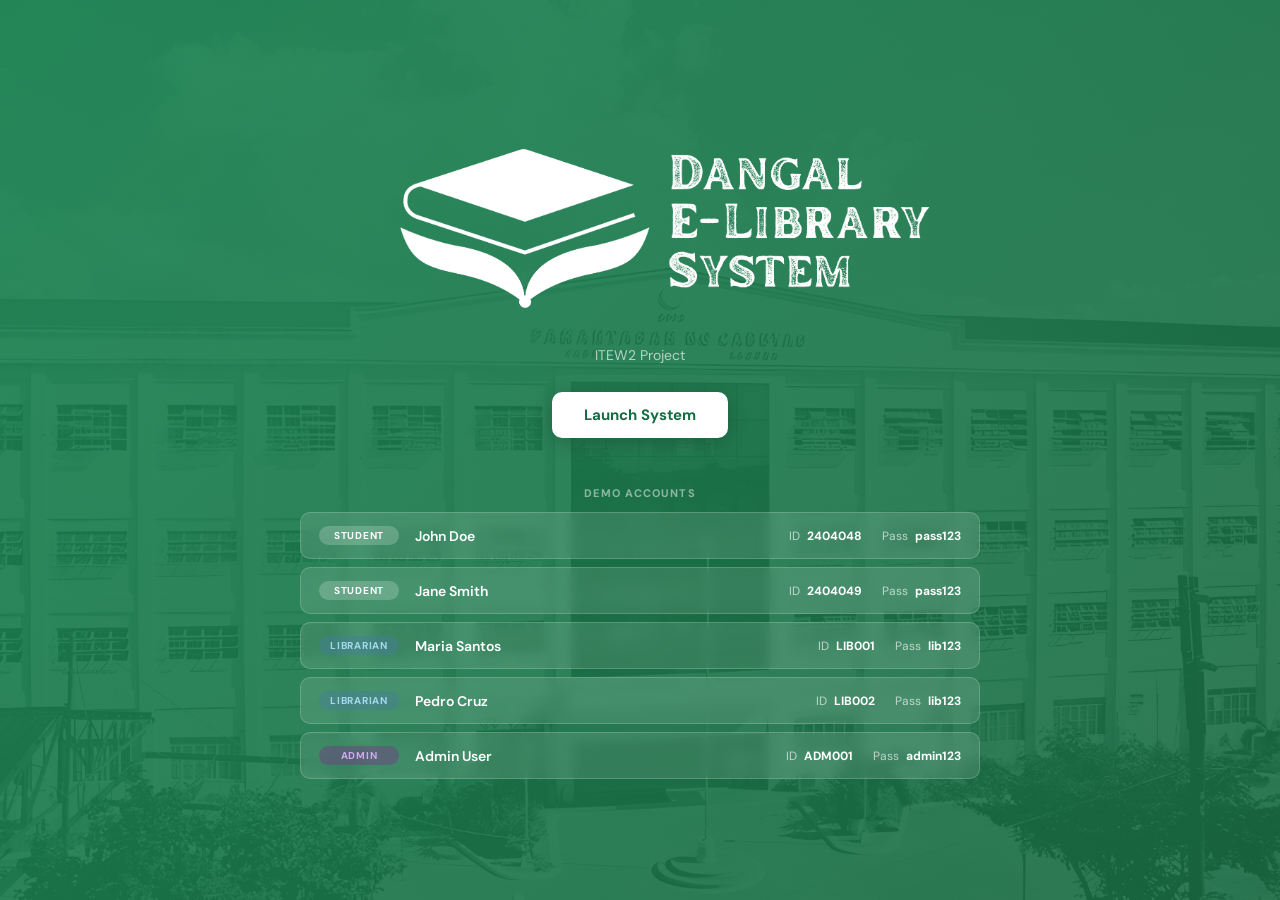
<file: index.html>
<!DOCTYPE html>
<html lang="en">
<head>
  <meta charset="UTF-8"/>
  <meta name="viewport" content="width=device-width, initial-scale=1.0"/>
  <title>Dangal E-Library System</title>
  <link href="styles.css" rel="stylesheet">
</head>
<body class="index-page">

  <div class="index-hero">
    <img src="Dangal_E_Library System.png" alt="Dangal E-Library System" style="height:200px;filter:brightness(0) invert(1);">
    <p>ITEW2 Project</p>
    <a href="login.html" class="btn-launch">Launch System</a>
  </div>

  <div class="index-accounts">
    <p class="accounts-label">Demo Accounts</p>
    <div class="index-cards">

      <div class="index-card">
        <span class="index-role-badge index-badge-s">Student</span>
        <span class="index-card-name">John Doe</span>
        <div class="index-creds">
          <span class="index-cred">ID <strong>2404048</strong></span>
          <span class="index-cred">Pass <strong>pass123</strong></span>
        </div>
      </div>

      <div class="index-card">
        <span class="index-role-badge index-badge-s">Student</span>
        <span class="index-card-name">Jane Smith</span>
        <div class="index-creds">
          <span class="index-cred">ID <strong>2404049</strong></span>
          <span class="index-cred">Pass <strong>pass123</strong></span>
        </div>
      </div>

      <div class="index-card">
        <span class="index-role-badge index-badge-l">Librarian</span>
        <span class="index-card-name">Maria Santos</span>
        <div class="index-creds">
          <span class="index-cred">ID <strong>LIB001</strong></span>
          <span class="index-cred">Pass <strong>lib123</strong></span>
        </div>
      </div>

      <div class="index-card">
        <span class="index-role-badge index-badge-l">Librarian</span>
        <span class="index-card-name">Pedro Cruz</span>
        <div class="index-creds">
          <span class="index-cred">ID <strong>LIB002</strong></span>
          <span class="index-cred">Pass <strong>lib123</strong></span>
        </div>
      </div>

      <div class="index-card">
        <span class="index-role-badge index-badge-a">Admin</span>
        <span class="index-card-name">Admin User</span>
        <div class="index-creds">
          <span class="index-cred">ID <strong>ADM001</strong></span>
          <span class="index-cred">Pass <strong>admin123</strong></span>
        </div>
      </div>

    </div>
  </div>

</body>
</html>
</file>
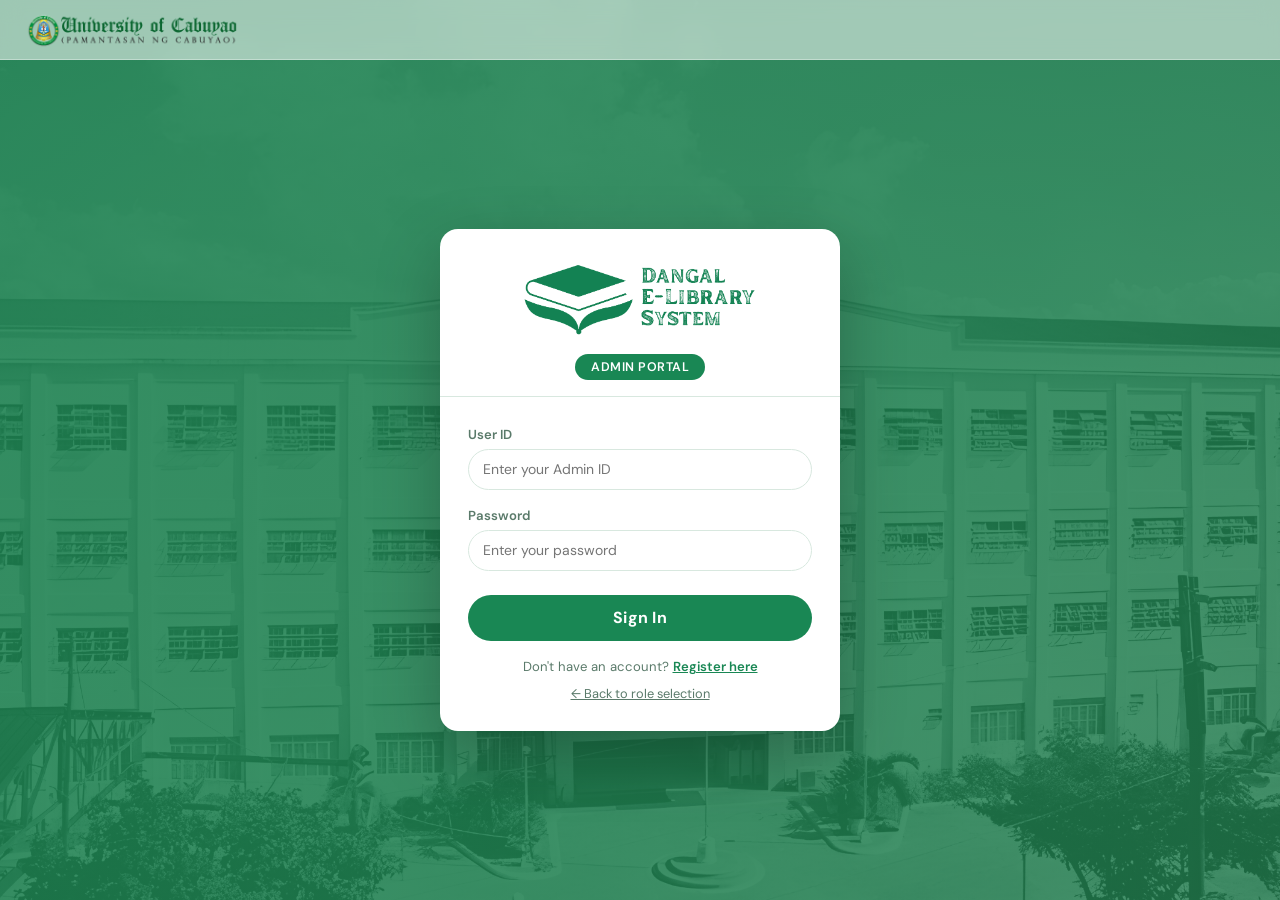
<file: admin_login.html>
<!DOCTYPE html>
<html lang="en">

<head>
  <meta charset="UTF-8">
  <meta name="viewport" content="width=device-width, initial-scale=1.0">
  <title>Dangal E-Library — Admin Login</title>
  <link href="https://cdn.jsdelivr.net/npm/bootstrap@5.3.3/dist/css/bootstrap.min.css" rel="stylesheet">
  <link href="styles.css" rel="stylesheet">
</head>

<body class="login-page">

  <nav class="login-navbar">
    <img src="pnc-header-2.png" alt="PNC">
  </nav>

  <div class="login-card">
    <div class="login-card-header">
      <img src="Dangal_E_Library System.png" alt="Dangal E-Library System" class="system-logo">
      <div class="role-tag">Admin Portal</div>
    </div>
    <div class="login-card-body">
      <div class="mb-3">
        <label class="form-label">User ID</label>
        <input type="text" id="adminId" class="els-input" placeholder="Enter your Admin ID">
      </div>
      <div class="mb-4">
        <label class="form-label">Password</label>
        <input type="password" id="adminPass" class="els-input" placeholder="Enter your password">
      </div>
      <button type="button" class="login-btn">Sign In</button>
      <p class="text-center mt-3 mb-0" style="font-size:.82rem;color:var(--text-muted)">
        Don't have an account?
        <a href="#" class="signup-link fw-semibold" style="color:var(--green-800)">Register here</a>
      </p>
      <p class="text-center mt-2 mb-0" style="font-size:.8rem">
        <a href="login.html" style="color:var(--text-muted)">← Back to role selection</a>
      </p>
    </div>
  </div>

  <script src="https://cdn.jsdelivr.net/npm/bootstrap@5.3.3/dist/js/bootstrap.bundle.min.js"></script>
  <script src="https://code.jquery.com/jquery-3.7.1.min.js"></script>
  <script src="icons.js"></script>
  <script src="storage.js"></script>
  <script src="models.js"></script>
  <script src="userManager.js"></script>
  <script src="bookManager.js"></script>
  <script src="transactionManager.js"></script>
  <script src="utils.js"></script>
  <script src="login.js"></script>
  <script src="dashboard.js"></script>
  <script src="profile.js"></script>
  <script src="reports.js"></script>
  <script src="app.js"></script>
</body>

</html>
</file>
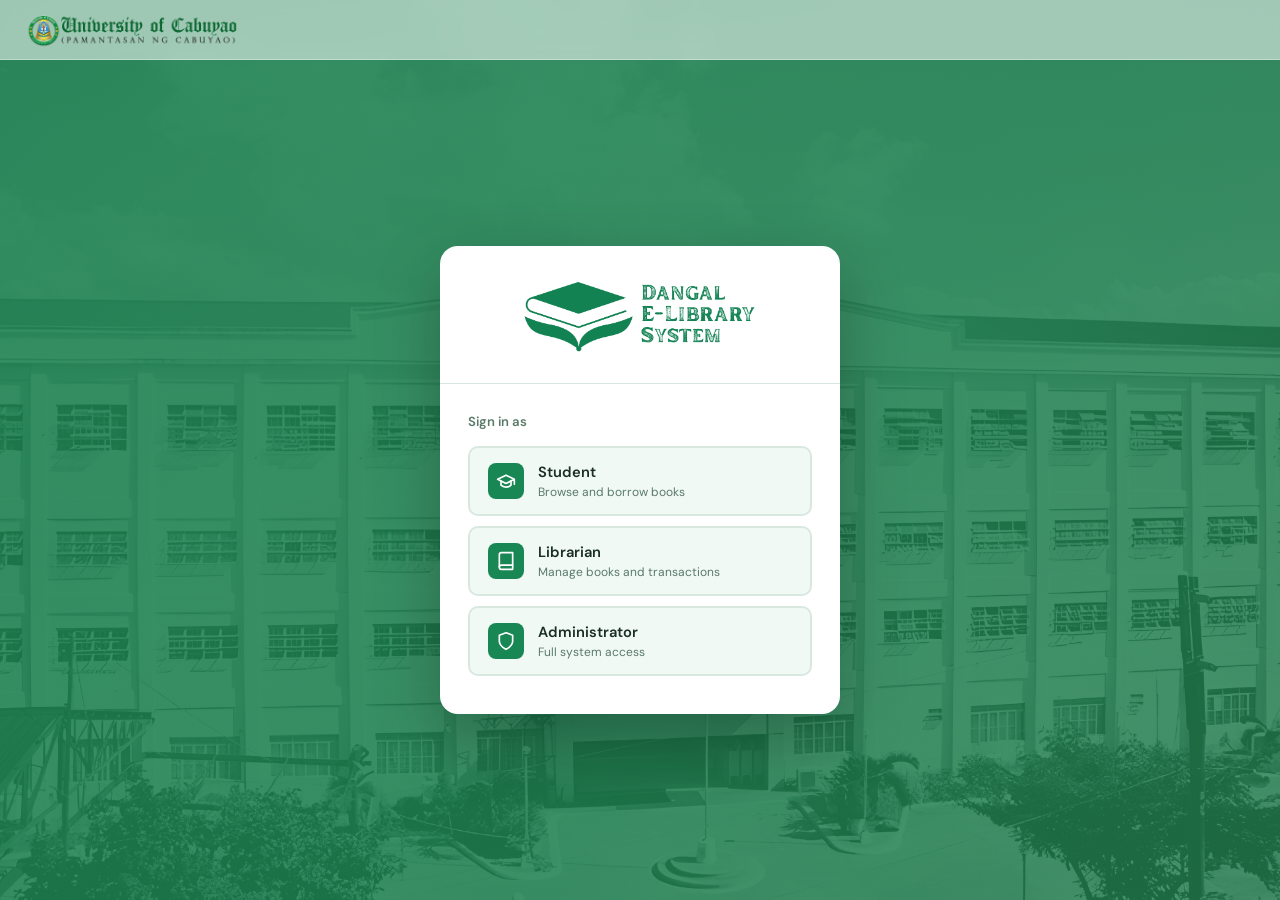
<file: dashboard.html>
<!DOCTYPE html>
<html lang="en">

<head>
  <meta charset="UTF-8">
  <meta name="viewport" content="width=device-width, initial-scale=1.0">
  <title>Dangal E-Library — Dashboard</title>
  <link href="https://cdn.jsdelivr.net/npm/bootstrap@5.3.3/dist/css/bootstrap.min.css" rel="stylesheet">
  <link href="styles.css" rel="stylesheet">
</head>

<body>

  <!-- Sidebar overlay for mobile -->
  <div class="sidebar-overlay" id="sidebarOverlay"></div>

  <!-- Navbar -->
  <nav class="els-nav">
    <button class="sidebar-toggle" id="sidebarToggle" aria-label="Menu">
      <svg viewBox="0 0 24 24" fill="none" stroke="currentColor" stroke-width="2" stroke-linecap="round"
        stroke-linejoin="round">
        <line x1="3" y1="6" x2="21" y2="6" />
        <line x1="3" y1="12" x2="21" y2="12" />
        <line x1="3" y1="18" x2="21" y2="18" />
      </svg>
    </button>
    <a href="dashboard.html" class="brand brand-center">
      <div class="brand-logo brand-logo-gray">
        <img src="Logo.png" alt="Logo">
      </div>
    </a>
    <div class="nav-actions">
      <span class="nav-user">
        <span class="user-name">—</span> &middot; <span class="user-role">—</span>
      </span>
      <button class="els-btn-nav-out" id="logoutBtn">Sign Out</button>
    </div>
  </nav>

  <div class="dashboard-layout">

    <!-- Sidebar -->
    <aside class="sidebar">
      <div class="sidebar-user">
        <div class="sidebar-avatar" id="sidebar-avatar-icon"></div>
        <div class="u-name user-name">—</div>
        <div class="u-role user-role">—</div>
        <div class="u-id user-id">—</div>
      </div>
      <nav class="sidebar-nav">
        <a href="dashboard.html" class="active">
          <span class="nav-icon" id="nav-books-icon"></span> Books
        </a>
        <a href="profile.html">
          <span class="nav-icon" id="nav-profile-icon"></span> My Profile
        </a>
        <a href="reports.html" class="staff-only">
          <span class="nav-icon" id="nav-reports-icon"></span> Reports
        </a>
      </nav>
    </aside>

    <!-- Main -->
    <main class="main-content">

      <!-- Greeting Banner -->
      <div class="dangal-greeting mb-4">
        <div class="dangal-greeting-text">
          <div class="dangal-welcome">Welcome to</div>
          <div class="dangal-title">Dangal E-Library</div>
          <div class="dangal-sub">Pamantasan ng Cabuyao — Library Management System</div>
        </div>
        <div class="dangal-greeting-logo">
          <img src="Logo.png" alt="Logo">
        </div>
      </div>

      <div class="d-flex align-items-center justify-content-between mb-4">
        <div>
          <h4 style="font-family:'Playfair Display',serif;margin:0">Book Catalog</h4>
          <p style="font-size:.82rem;color:var(--text-muted);margin:0">Browse and manage the library collection</p>
        </div>
        <button class="btn els-btn-primary staff-only" id="addBookBtn">
          <span id="add-icon-el"></span> Add Book
        </button>
      </div>

      <!-- Search & filter -->
      <div class="search-filter-bar">
        <div class="search-wrap">
          <span class="search-icon" id="search-icon-el"></span>
          <input type="text" id="searchInput" class="els-input" placeholder="Search title, author, ISBN…">
        </div>
        <select class="els-input filter-author" style="width:160px;border-radius:8px">
          <option value="">All Authors</option>
        </select>
        <select class="els-input filter-category" style="width:150px;border-radius:8px">
          <option value="">All Categories</option>
        </select>
        <button class="btn els-btn-outline" id="clearFilters" style="white-space:nowrap">
          <span id="clear-icon-el"></span> Clear
        </button>
      </div>

      <!-- Books table -->
      <div class="table-responsive">
        <table class="table els-table" id="booksTable">
          <thead>
            <tr>
              <th style="width:46px"></th>
              <th>Title</th>
              <th>Author</th>
              <th>Category</th>
              <th>Availability</th>
              <th>Actions</th>
            </tr>
          </thead>
          <tbody>
            <tr>
              <td colspan="6" class="text-center py-4 text-muted">Loading…</td>
            </tr>
          </tbody>
        </table>
      </div>

    </main>
  </div>

  <script src="https://cdn.jsdelivr.net/npm/bootstrap@5.3.3/dist/js/bootstrap.bundle.min.js"></script>
  <script src="https://code.jquery.com/jquery-3.7.1.min.js"></script>
  <script src="icons.js"></script>
  <script src="storage.js"></script>
  <script src="models.js"></script>
  <script src="userManager.js"></script>
  <script src="bookManager.js"></script>
  <script src="transactionManager.js"></script>
  <script src="utils.js"></script>
  <script src="login.js"></script>
  <script src="dashboard.js"></script>
  <script src="profile.js"></script>
  <script src="reports.js"></script>
  <script src="sidebar.js"></script>
  <script src="app.js"></script>
</body>

</html>
</file>
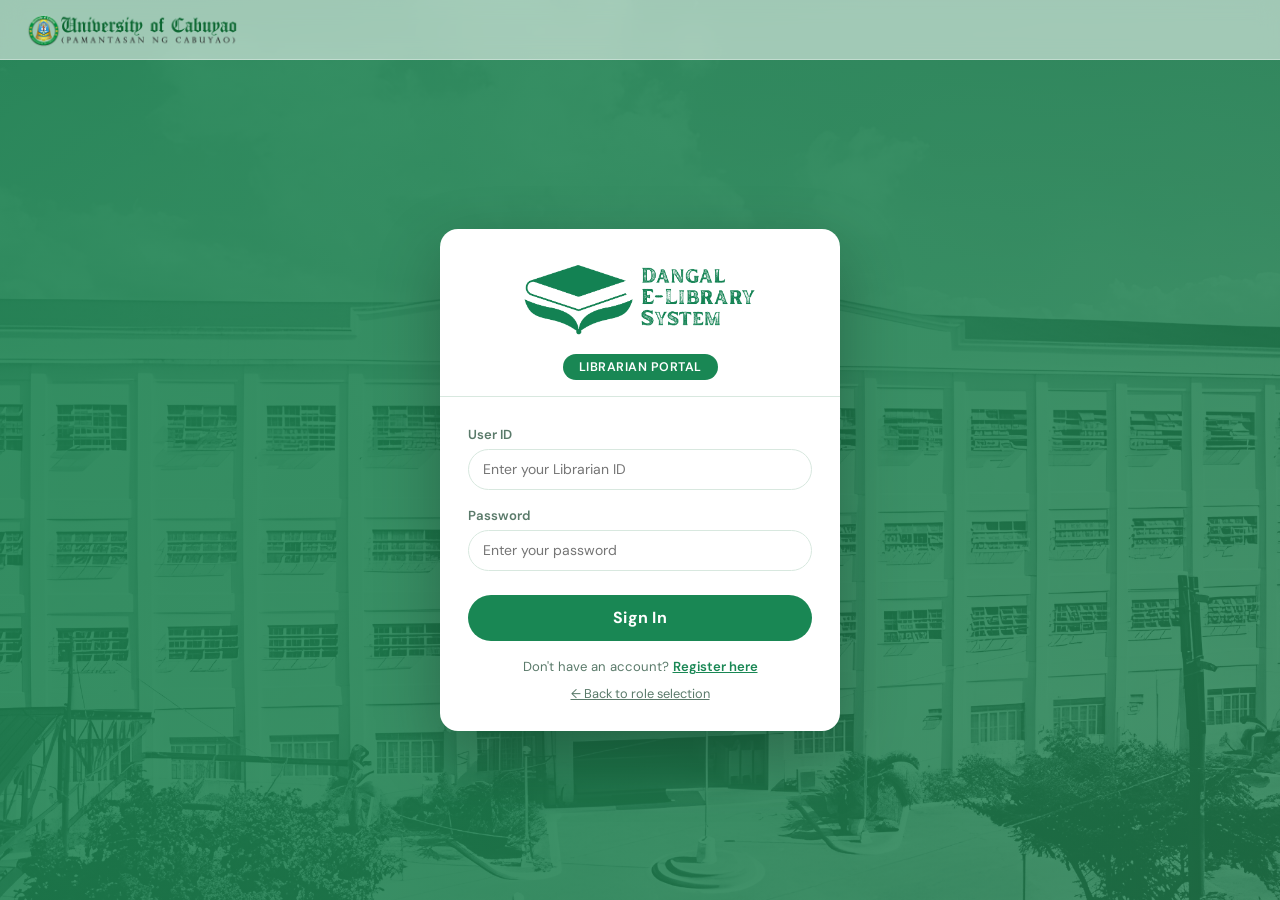
<file: librarian_login.html>
<!DOCTYPE html>
<html lang="en">

<head>
  <meta charset="UTF-8">
  <meta name="viewport" content="width=device-width, initial-scale=1.0">
  <title>Dangal E-Library — Librarian Login</title>
  <link href="https://cdn.jsdelivr.net/npm/bootstrap@5.3.3/dist/css/bootstrap.min.css" rel="stylesheet">
  <link href="styles.css" rel="stylesheet">
</head>

<body class="login-page">

  <nav class="login-navbar">
    <img src="pnc-header-2.png" alt="PNC">
  </nav>

  <div class="login-card">
    <div class="login-card-header">
      <img src="Dangal_E_Library System.png" alt="Dangal E-Library System" class="system-logo">
      <div class="role-tag">Librarian Portal</div>
    </div>
    <div class="login-card-body">
      <div class="mb-3">
        <label class="form-label">User ID</label>
        <input type="text" id="librarianId" class="els-input" placeholder="Enter your Librarian ID">
      </div>
      <div class="mb-4">
        <label class="form-label">Password</label>
        <input type="password" id="librarianPass" class="els-input" placeholder="Enter your password">
      </div>
      <button type="button" class="login-btn">Sign In</button>
      <p class="text-center mt-3 mb-0" style="font-size:.82rem;color:var(--text-muted)">
        Don't have an account?
        <a href="#" class="signup-link fw-semibold" style="color:var(--green-800)">Register here</a>
      </p>
      <p class="text-center mt-2 mb-0" style="font-size:.8rem">
        <a href="login.html" style="color:var(--text-muted)">← Back to role selection</a>
      </p>
    </div>
  </div>

  <script src="https://cdn.jsdelivr.net/npm/bootstrap@5.3.3/dist/js/bootstrap.bundle.min.js"></script>
  <script src="https://code.jquery.com/jquery-3.7.1.min.js"></script>
  <script src="icons.js"></script>
  <script src="storage.js"></script>
  <script src="models.js"></script>
  <script src="userManager.js"></script>
  <script src="bookManager.js"></script>
  <script src="transactionManager.js"></script>
  <script src="utils.js"></script>
  <script src="login.js"></script>
  <script src="dashboard.js"></script>
  <script src="profile.js"></script>
  <script src="reports.js"></script>
  <script src="app.js"></script>
</body>

</html>
</file>
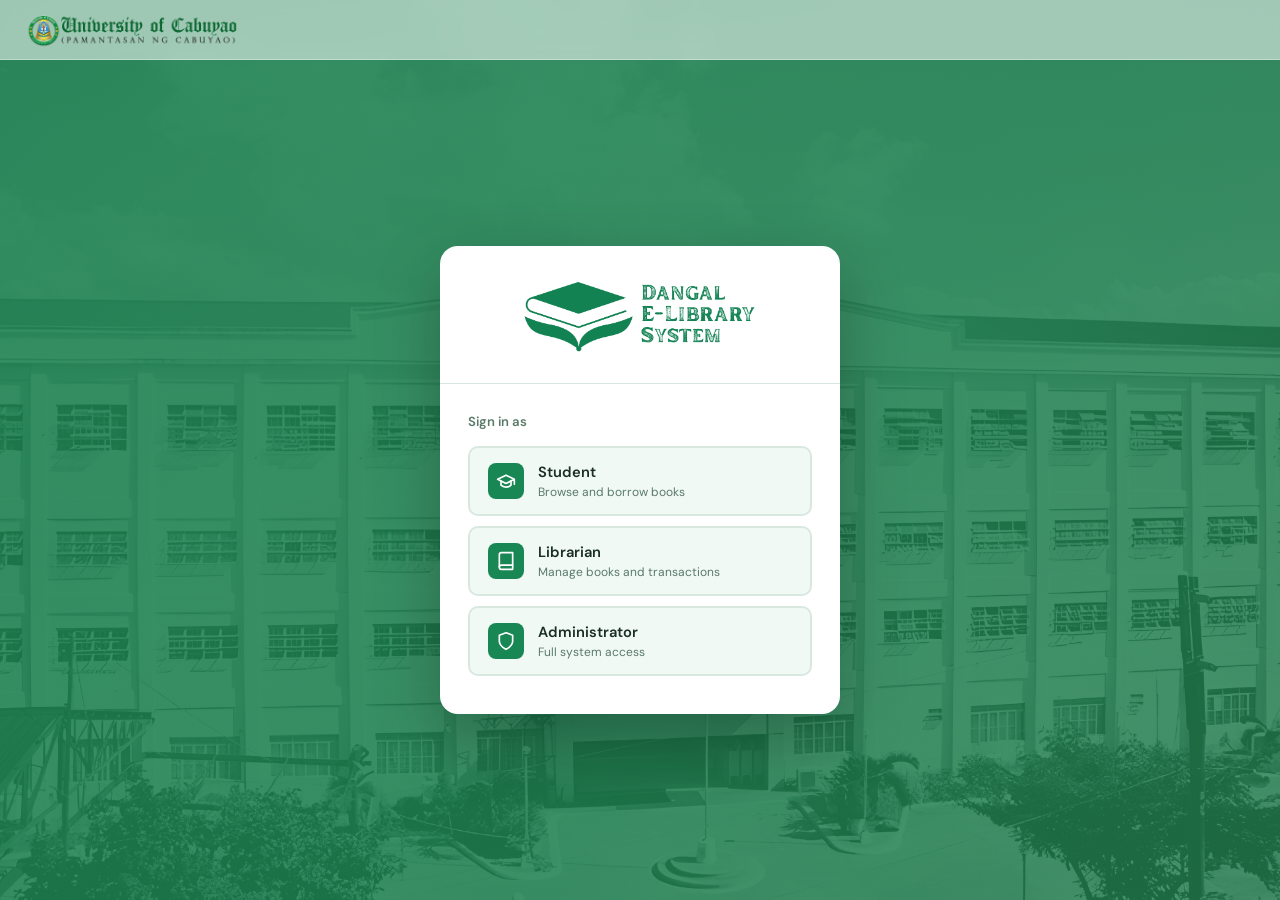
<file: login.html>
<!DOCTYPE html>
<html lang="en">

<head>
  <meta charset="UTF-8">
  <meta name="viewport" content="width=device-width, initial-scale=1.0">
  <title>Dangal E-Library — Login</title>
  <link href="https://cdn.jsdelivr.net/npm/bootstrap@5.3.3/dist/css/bootstrap.min.css" rel="stylesheet">
  <link href="styles.css" rel="stylesheet">
</head>

<body class="login-page">

  <nav class="login-navbar">
    <img src="pnc-header-2.png" alt="PNC">
  </nav>

  <div class="login-card">
    <div class="login-card-header">
      <img src="Dangal_E_Library System.png" alt="Dangal E-Library System" class="system-logo">
    </div>
    <div class="login-card-body">
      <p style="font-size:.82rem;color:var(--text-muted);margin-bottom:14px;font-weight:600">Sign in as</p>

      <a href="student_login.html" class="role-btn">
        <span class="role-icon-wrap" id="ri-student"></span>
        <div>
          <div>Student</div>
          <div class="role-desc">Browse and borrow books</div>
        </div>
      </a>
      <a href="librarian_login.html" class="role-btn">
        <span class="role-icon-wrap" id="ri-librarian"></span>
        <div>
          <div>Librarian</div>
          <div class="role-desc">Manage books and transactions</div>
        </div>
      </a>
      <a href="admin_login.html" class="role-btn">
        <span class="role-icon-wrap" id="ri-admin"></span>
        <div>
          <div>Administrator</div>
          <div class="role-desc">Full system access</div>
        </div>
      </a>
    </div>
  </div>

  <script src="https://cdn.jsdelivr.net/npm/bootstrap@5.3.3/dist/js/bootstrap.bundle.min.js"></script>
  <script src="https://code.jquery.com/jquery-3.7.1.min.js"></script>
  <script src="icons.js"></script>
  <script src="storage.js"></script>
  <script src="models.js"></script>
  <script src="userManager.js"></script>
  <script src="bookManager.js"></script>
  <script src="transactionManager.js"></script>
  <script src="utils.js"></script>
  <script src="login.js"></script>
  <script src="dashboard.js"></script>
  <script src="profile.js"></script>
  <script src="reports.js"></script>
  <script src="app.js"></script>
</body>

</html>
</file>
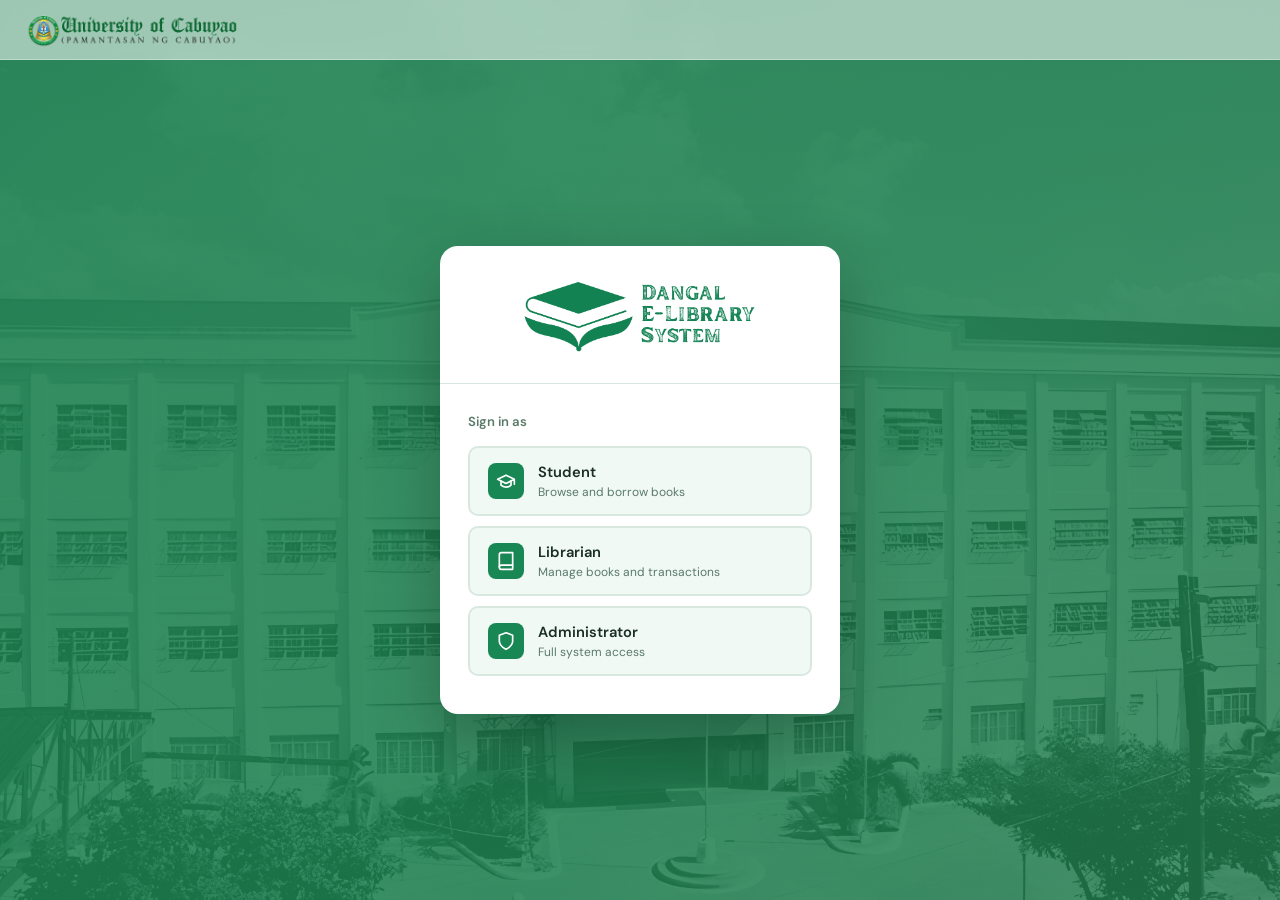
<file: profile.html>
<!DOCTYPE html>
<html lang="en">

<head>
  <meta charset="UTF-8">
  <meta name="viewport" content="width=device-width, initial-scale=1.0">
  <title>Dangal E-Library — Profile</title>
  <link href="https://cdn.jsdelivr.net/npm/bootstrap@5.3.3/dist/css/bootstrap.min.css" rel="stylesheet">
  <link href="styles.css" rel="stylesheet">
</head>

<body>

  <div class="sidebar-overlay" id="sidebarOverlay"></div>

  <nav class="els-nav">
    <button class="sidebar-toggle" id="sidebarToggle" aria-label="Menu">
      <svg viewBox="0 0 24 24" fill="none" stroke="currentColor" stroke-width="2" stroke-linecap="round"
        stroke-linejoin="round">
        <line x1="3" y1="6" x2="21" y2="6" />
        <line x1="3" y1="12" x2="21" y2="12" />
        <line x1="3" y1="18" x2="21" y2="18" />
      </svg>
    </button>
    <a href="dashboard.html" class="brand brand-center">
      <div class="brand-logo brand-logo-gray">
        <img src="Logo.png" alt="Logo">
      </div>
    </a>
    <div class="nav-actions">
      <span class="nav-user">
        <span class="user-name">—</span> &middot; <span class="user-role">—</span>
      </span>
      <button class="els-btn-nav-out" id="logoutBtn">Sign Out</button>
    </div>
  </nav>

  <div class="dashboard-layout">

    <aside class="sidebar">
      <div class="sidebar-user">
        <div class="sidebar-avatar" id="sidebar-avatar-icon"></div>
        <div class="u-name user-name">—</div>
        <div class="u-role user-role">—</div>
        <div class="u-id user-id">—</div>
      </div>
      <nav class="sidebar-nav">
        <a href="dashboard.html"><span class="nav-icon" id="nav-books-icon"></span> Books</a>
        <a href="profile.html" class="active"><span class="nav-icon" id="nav-profile-icon"></span> My Profile</a>
        <a href="reports.html" class="staff-only"><span class="nav-icon" id="nav-reports-icon"></span> Reports</a>
      </nav>
    </aside>

    <main class="main-content profile-page">

      <!-- Greeting Banner -->
      <div class="dangal-greeting mb-4">
        <div class="dangal-greeting-text">
          <div class="dangal-welcome">Welcome to</div>
          <div class="dangal-title">Dangal E-Library</div>
          <div class="dangal-sub">Pamantasan ng Cabuyao — Library Management System</div>
        </div>
        <div class="dangal-greeting-logo">
          <img src="Logo.png" alt="Logo">
        </div>
      </div>

      <!-- Hero card -->
      <div class="profile-hero">
        <div class="avatar" id="profile-avatar-icon"></div>
        <div class="meta">
          <h3 class="profile-name">—</h3>
          <div class="details">
            <div><span id="profile-role-icon"></span><span class="profile-role">—</span> &nbsp;·&nbsp; ID: <span
                class="profile-id">—</span></div>
            <div><span id="profile-email-icon"></span><span class="profile-email">—</span></div>
            <div><span id="profile-phone-icon"></span><span class="profile-contact">—</span></div>
            <div><span id="profile-map-icon"></span><span class="profile-address">—</span></div>
            <div style="margin-top:4px;opacity:.7;font-size:.75rem" class="profile-since">—</div>
          </div>
        </div>
        <div class="d-flex flex-column gap-2">
          <button class="btn els-btn-primary" id="editProfileBtn"><span id="edit-profile-icon"></span> Edit
            Profile</button>
          <button class="btn els-btn-danger" id="deleteProfileBtn"><span id="del-profile-icon"></span> Delete</button>
        </div>
      </div>

      <!-- Active borrows -->
      <div class="card-panel">
        <h6><span id="borrow-section-icon"></span> Currently Borrowed <span class="els-badge badge-none ms-2"
            id="activeBorrowCount">0</span></h6>
        <div class="table-responsive">
          <table class="table els-table mb-0" id="activeBorrowsTable">
            <thead>
              <tr>
                <th>Book</th>
                <th>Copy</th>
                <th>Borrowed On</th>
                <th>Due Date</th>
                <th></th>
              </tr>
            </thead>
            <tbody></tbody>
          </table>
        </div>
      </div>

      <!-- Borrow history -->
      <div class="card-panel">
        <h6><span id="history-section-icon"></span> Borrowing History</h6>
        <div class="table-responsive">
          <table class="table els-table mb-0" id="historyTable">
            <thead>
              <tr>
                <th>Book</th>
                <th>Copy</th>
                <th>Type</th>
                <th>Date</th>
                <th>Due / Returned</th>
              </tr>
            </thead>
            <tbody></tbody>
          </table>
        </div>
      </div>

    </main>
  </div>

  <script src="https://cdn.jsdelivr.net/npm/bootstrap@5.3.3/dist/js/bootstrap.bundle.min.js"></script>
  <script src="https://code.jquery.com/jquery-3.7.1.min.js"></script>
  <script src="icons.js"></script>
  <script src="storage.js"></script>
  <script src="models.js"></script>
  <script src="userManager.js"></script>
  <script src="bookManager.js"></script>
  <script src="transactionManager.js"></script>
  <script src="utils.js"></script>
  <script src="login.js"></script>
  <script src="dashboard.js"></script>
  <script src="profile.js"></script>
  <script src="reports.js"></script>
  <script src="sidebar.js"></script>
  <script src="app.js"></script>
</body>

</html>
</file>
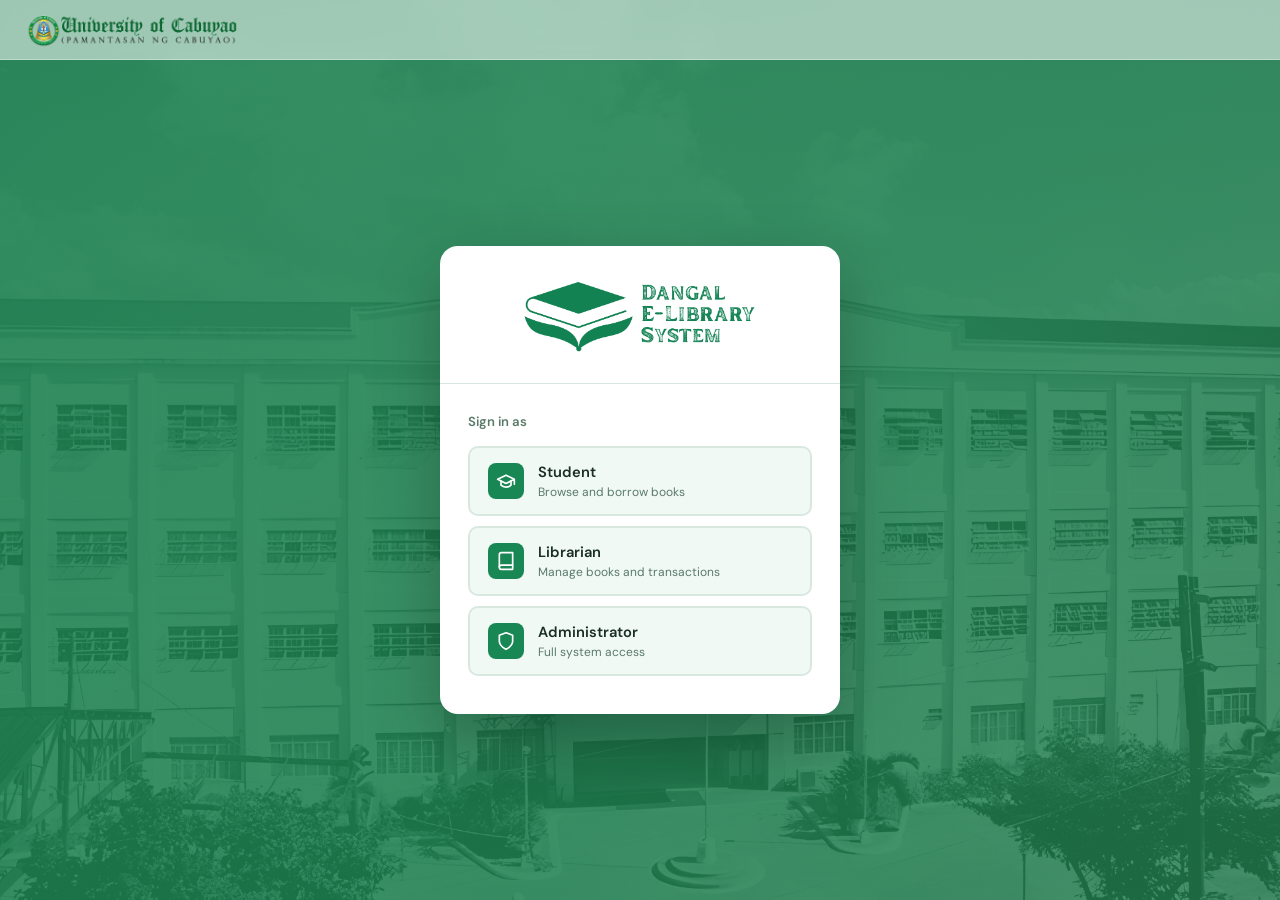
<file: reports.html>
<!DOCTYPE html>
<html lang="en">

<head>
  <meta charset="UTF-8">
  <meta name="viewport" content="width=device-width, initial-scale=1.0">
  <title>Dangal E-Library — Reports</title>
  <link href="https://cdn.jsdelivr.net/npm/bootstrap@5.3.3/dist/css/bootstrap.min.css" rel="stylesheet">
  <link href="styles.css" rel="stylesheet">
</head>

<body>

  <div class="sidebar-overlay" id="sidebarOverlay"></div>

  <nav class="els-nav">
    <button class="sidebar-toggle" id="sidebarToggle" aria-label="Menu">
      <svg viewBox="0 0 24 24" fill="none" stroke="currentColor" stroke-width="2" stroke-linecap="round"
        stroke-linejoin="round">
        <line x1="3" y1="6" x2="21" y2="6" />
        <line x1="3" y1="12" x2="21" y2="12" />
        <line x1="3" y1="18" x2="21" y2="18" />
      </svg>
    </button>
    <a href="dashboard.html" class="brand brand-center">
      <div class="brand-logo brand-logo-gray">
        <img src="Logo.png" alt="Logo">
      </div>
    </a>
    <div class="nav-actions">
      <span class="nav-user">
        <span class="user-name">—</span> &middot; <span class="user-role">—</span>
      </span>
      <button class="els-btn-nav-out" id="logoutBtn">Sign Out</button>
    </div>
  </nav>

  <div class="dashboard-layout">

    <aside class="sidebar">
      <div class="sidebar-user">
        <div class="sidebar-avatar" id="sidebar-avatar-icon"></div>
        <div class="u-name user-name">—</div>
        <div class="u-role user-role">—</div>
        <div class="u-id user-id">—</div>
      </div>
      <nav class="sidebar-nav">
        <a href="dashboard.html"><span class="nav-icon" id="nav-books-icon"></span> Books</a>
        <a href="profile.html"><span class="nav-icon" id="nav-profile-icon"></span> My Profile</a>
        <a href="reports.html" class="active"><span class="nav-icon" id="nav-reports-icon"></span> Reports</a>
      </nav>
    </aside>

    <main class="main-content">

      <!-- Greeting Banner -->
      <div class="dangal-greeting mb-4">
        <div class="dangal-greeting-text">
          <div class="dangal-welcome">Welcome to</div>
          <div class="dangal-title">Dangal E-Library</div>
          <div class="dangal-sub">Pamantasan ng Cabuyao — Library Management System</div>
        </div>
        <div class="dangal-greeting-logo">
          <img src="Logo.png" alt="Logo">
        </div>
      </div>

      <div class="mb-4">
        <h4 style="font-family:'Playfair Display',serif;margin:0">Reports &amp; Analytics</h4>
        <p style="font-size:.82rem;color:var(--text-muted);margin:0">Borrowing history and library statistics</p>
      </div>

      <!-- Stats grid -->
      <div class="stat-grid">
        <div class="stat-card">
          <div class="stat-num" id="stat_borrows">0</div>
          <div class="stat-label">Total Borrows</div>
        </div>
        <div class="stat-card">
          <div class="stat-num" id="stat_returns">0</div>
          <div class="stat-label">Total Returns</div>
        </div>
        <div class="stat-card">
          <div class="stat-num" id="stat_active">0</div>
          <div class="stat-label">Active Borrows</div>
        </div>
        <div class="stat-card">
          <div class="stat-num" id="stat_books">0</div>
          <div class="stat-label">Book Titles</div>
        </div>
        <div class="stat-card">
          <div class="stat-num" id="stat_copies">0</div>
          <div class="stat-label">Total Copies</div>
        </div>
        <div class="stat-card">
          <div class="stat-num" id="stat_avail">0</div>
          <div class="stat-label">Available Now</div>
        </div>
      </div>

      <div class="row g-4 mb-4">
        <div class="col-md-6">
          <div class="card-panel h-100">
            <h6><span id="trophy-icon"></span> Most Borrowed Books</h6>
            <ul class="list-group list-group-flush" id="mostBorrowedList"></ul>
          </div>
        </div>
        <div class="col-md-6">
          <div class="card-panel h-100">
            <h6><span id="activity-icon"></span> Recent Activity</h6>
            <ul class="list-group list-group-flush" id="recentActivity" style="font-size:.82rem"></ul>
          </div>
        </div>
      </div>

      <!-- Full transaction history -->
      <div class="card-panel">
        <div class="d-flex align-items-center justify-content-between mb-3">
          <h6 class="mb-0"><span id="clipboard-icon"></span> Full Transaction History</h6>
          <div class="d-flex gap-2">
            <input type="text" id="historySearch" class="els-input" placeholder="Search…"
              style="width:200px;border-radius:8px">
            <select id="historyFilter" class="els-input" style="width:140px;border-radius:8px">
              <option value="">All Types</option>
              <option value="borrow">Borrowed</option>
              <option value="return">Returned</option>
            </select>
          </div>
        </div>
        <div class="table-responsive">
          <table class="table els-table mb-0" id="fullHistoryTable">
            <thead>
              <tr>
                <th>TX ID</th>
                <th>User</th>
                <th>Book</th>
                <th>Copy</th>
                <th>Type</th>
                <th>Date &amp; Time</th>
              </tr>
            </thead>
            <tbody></tbody>
          </table>
        </div>
      </div>

    </main>
  </div>

  <script src="https://cdn.jsdelivr.net/npm/bootstrap@5.3.3/dist/js/bootstrap.bundle.min.js"></script>
  <script src="https://code.jquery.com/jquery-3.7.1.min.js"></script>
  <script src="icons.js"></script>
  <script src="storage.js"></script>
  <script src="models.js"></script>
  <script src="userManager.js"></script>
  <script src="bookManager.js"></script>
  <script src="transactionManager.js"></script>
  <script src="utils.js"></script>
  <script src="login.js"></script>
  <script src="dashboard.js"></script>
  <script src="profile.js"></script>
  <script src="reports.js"></script>
  <script src="sidebar.js"></script>
  <script src="app.js"></script>
</body>

</html>
</file>
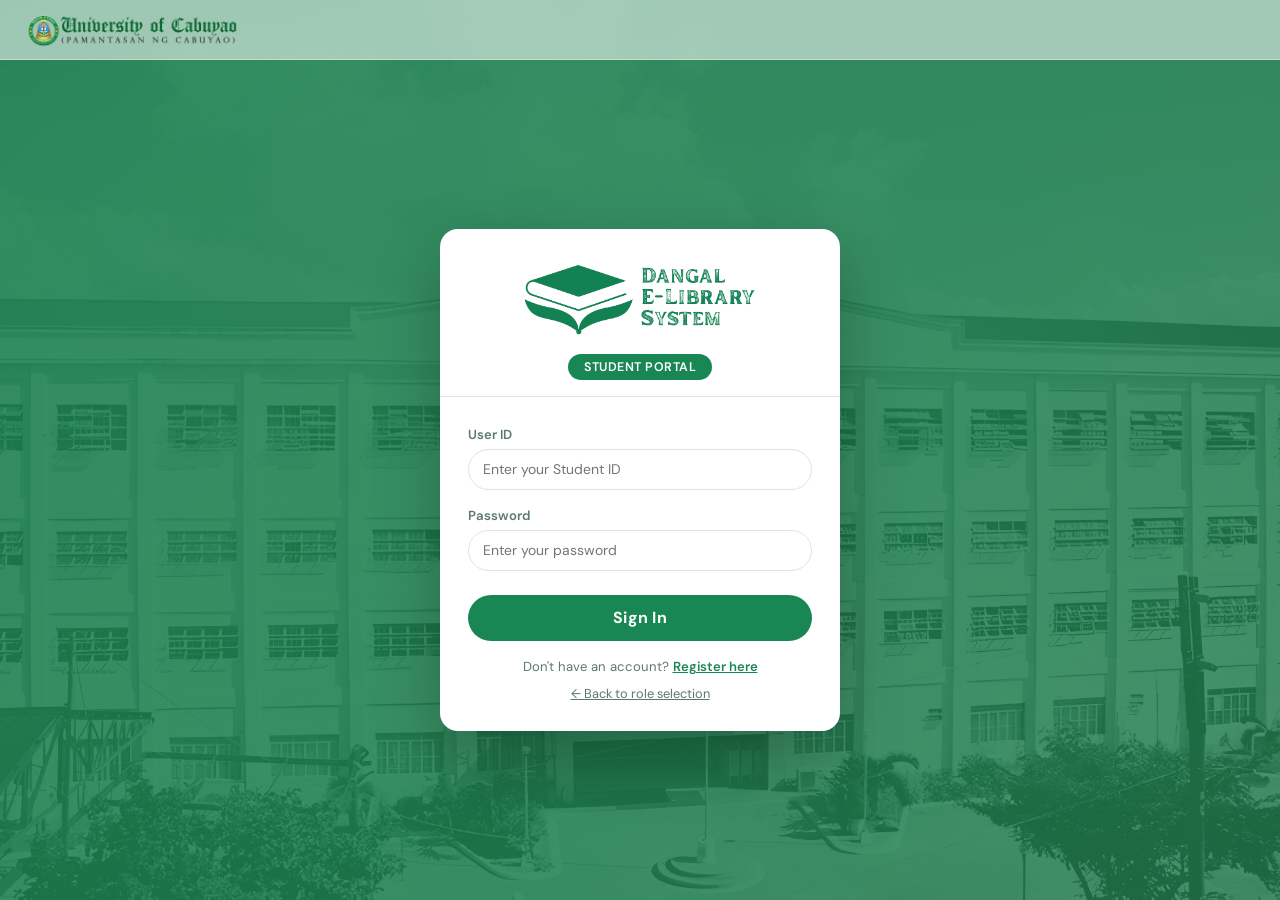
<file: student_login.html>
<!DOCTYPE html>
<html lang="en">

<head>
  <meta charset="UTF-8">
  <meta name="viewport" content="width=device-width, initial-scale=1.0">
  <title>Dangal E-Library — Student Login</title>
  <link href="https://cdn.jsdelivr.net/npm/bootstrap@5.3.3/dist/css/bootstrap.min.css" rel="stylesheet">
  <link href="styles.css" rel="stylesheet">
</head>

<body class="login-page">

  <nav class="login-navbar">
    <img src="pnc-header-2.png" alt="PNC">
  </nav>

  <div class="login-card">
    <div class="login-card-header">
      <img src="Dangal_E_Library System.png" alt="Dangal E-Library System" class="system-logo">
      <div class="role-tag">Student Portal</div>
    </div>
    <div class="login-card-body">
      <div class="mb-3">
        <label class="form-label">User ID</label>
        <input type="text" id="studentId" class="els-input" placeholder="Enter your Student ID">
      </div>
      <div class="mb-4">
        <label class="form-label">Password</label>
        <input type="password" id="studentPass" class="els-input" placeholder="Enter your password">
      </div>
      <button type="button" class="login-btn">Sign In</button>
      <p class="text-center mt-3 mb-0" style="font-size:.82rem;color:var(--text-muted)">
        Don't have an account?
        <a href="#" class="signup-link fw-semibold" style="color:var(--green-800)">Register here</a>
      </p>
      <p class="text-center mt-2 mb-0" style="font-size:.8rem">
        <a href="login.html" style="color:var(--text-muted)">← Back to role selection</a>
      </p>
    </div>
  </div>

  <script src="https://cdn.jsdelivr.net/npm/bootstrap@5.3.3/dist/js/bootstrap.bundle.min.js"></script>
  <script src="https://code.jquery.com/jquery-3.7.1.min.js"></script>
  <script src="icons.js"></script>
  <script src="storage.js"></script>
  <script src="models.js"></script>
  <script src="userManager.js"></script>
  <script src="bookManager.js"></script>
  <script src="transactionManager.js"></script>
  <script src="utils.js"></script>
  <script src="login.js"></script>
  <script src="dashboard.js"></script>
  <script src="profile.js"></script>
  <script src="reports.js"></script>
  <script src="app.js"></script>
</body>

</html>
</file>
<file: styles.css>
/* ── Google Fonts ────────────────────────────────────────────── */
@import url('https://fonts.googleapis.com/css2?family=DM+Sans:ital,opsz,wght@0,9..40,300;0,9..40,400;0,9..40,500;0,9..40,600;0,9..40,700;1,9..40,400&family=Playfair+Display:wght@600;700&display=swap');

/* ── Lucide icon sizing helpers ─────────────────────────────── */
.icon { display:inline-block; vertical-align:middle; flex-shrink:0; }
.icon-xs  { width:14px; height:14px; }
.icon-sm  { width:16px; height:16px; }
.icon-md  { width:20px; height:20px; }
.icon-lg  { width:24px; height:24px; }
.icon-xl  { width:32px; height:32px; }
.icon-2xl { width:48px; height:48px; }
.icon-stroke { stroke:currentColor; fill:none; stroke-width:2; stroke-linecap:round; stroke-linejoin:round; }

/* ── Variables ──────────────────────────────────────────────── */
:root {
  --green-900: #198754;
  --green-800: #198754;
  --green-700: #198754;
  --green-500: #198754;
  --green-200: #a8d5b8;
  --green-100: #d4edda;
  --green-50:  #f0f9f4;
  --red:       #c9184a;
  --amber:     #e9c46a;
  --surface:   #ffffff;
  --border:    #d8e8df;
  --text:      #1a2e25;
  --text-muted:#5a7a6a;
  --radius:    10px;
  --shadow:    0 2px 12px rgba(25,135,84,.1);
  --shadow-lg: 0 8px 32px rgba(25,135,84,.18);
}

*, *::before, *::after { box-sizing: border-box; margin: 0; padding: 0; }

body { font-family: 'DM Sans', Arial, sans-serif; color: var(--text); min-height: 100vh; }

/* ══════════════════════════════════════════════════════════════
   LOGIN PAGES
══════════════════════════════════════════════════════════════ */
body.login-page {
  background:
    linear-gradient(135deg, rgba(25,135,84,.75) 0%, rgba(25,135,84,.65) 60%, rgba(25,135,84,.50) 100%),
    url('Pamantasan_ng_Cabuyao.png') center/cover no-repeat fixed;
  min-height: 100vh;
  display: flex;
  flex-direction: column;
  align-items: center;
  justify-content: center;
  padding: 80px 20px 20px;
}

.login-navbar {
  position: fixed;
  top: 0; left: 0; right: 0;
  height: 60px;
  background: rgba(255,255,255,.55);
  backdrop-filter: blur(10px);
  -webkit-backdrop-filter: blur(10px);
  display: flex;
  align-items: center;
  padding: 0 24px;
  z-index: 100;
  border-bottom: 1px solid rgba(255,255,255,.35);
}
.login-navbar img { height: 38px; }

.login-card {
  background: white;
  border-radius: 18px;
  box-shadow: 0 24px 64px rgba(0,0,0,.25);
  overflow: hidden;
  width: 100%;
  max-width: 400px;
}

.login-card-header {
  padding: 24px 24px 16px;
  text-align: center;
  border-bottom: 1px solid var(--border);
}
.login-card-header img.system-logo { width: 240px; margin-bottom: 10px; }
.login-card-header .role-tag {
  display: inline-block;
  background: var(--green-800);
  color: white;
  padding: 4px 16px;
  border-radius: 20px;
  font-size: .78rem;
  font-weight: 600;
  letter-spacing: .5px;
  text-transform: uppercase;
  margin-top: 4px;
}

.login-card-body { padding: 28px; }

/* Role select (login.html) */
.role-btn {
  display: flex;
  align-items: center;
  gap: 14px;
  width: 100%;
  padding: 13px 18px;
  background: var(--green-50);
  border: 2px solid var(--border);
  border-radius: var(--radius);
  color: var(--text);
  font-weight: 600;
  font-size: .92rem;
  text-decoration: none;
  transition: all .2s;
  margin-bottom: 10px;
}
.role-btn:hover {
  border-color: var(--green-700);
  background: var(--green-100);
  transform: translateX(4px);
  color: var(--text);
}
.role-btn .role-icon-wrap {
  width: 36px; height: 36px;
  background: var(--green-800);
  border-radius: 8px;
  display: flex; align-items: center; justify-content: center;
  color: white; flex-shrink: 0;
}
.role-btn .role-icon-wrap svg { width:20px; height:20px; }
.role-btn .role-desc { font-size: .75rem; color: var(--text-muted); font-weight: 400; }

/* Login button */
.login-btn {
  background: var(--green-800);
  color: white;
  border: none;
  border-radius: 25px;
  padding: 11px;
  width: 100%;
  font-weight: 700;
  font-size: 1rem;
  letter-spacing: .3px;
  transition: all .2s;
  cursor: pointer;
}
.login-btn:hover { background: var(--green-900); transform: translateY(-1px); }

/* Form inputs */
.els-input {
  border: 1.5px solid var(--border);
  border-radius: 25px;
  padding: 9px 14px;
  font-size: .875rem;
  transition: border-color .2s;
  background: var(--surface);
  width: 100%;
  display: block;
}
.els-input:focus {
  border-color: var(--green-700);
  box-shadow: 0 0 0 3px rgba(25,135,84,.15);
  outline: none;
}
.form-label { font-size: .82rem; font-weight: 600; color: var(--text-muted); margin-bottom: 4px; display: block; }

/* ══════════════════════════════════════════════════════════════
   TOP NAVBAR (dashboard/profile/reports)
══════════════════════════════════════════════════════════════ */
.els-nav {
  background: var(--green-900);
  padding: 0 24px;
  height: 60px;
  display: flex;
  align-items: center;
  justify-content: space-between;
  position: sticky;
  top: 0;
  z-index: 1000;
  box-shadow: 0 2px 8px rgba(0,0,0,.2);
}
.els-nav .brand {
  display: flex; align-items: center; gap: 10px;
  color: white; text-decoration: none;
}
.els-nav .brand-logo {
  width: 38px; height: 38px;
  display: flex; align-items: center; justify-content: center;
}
.els-nav .brand-logo img { width: 38px; height: 38px; object-fit: contain; filter: brightness(0) invert(1); }
.els-nav .brand-name { font-family: 'Playfair Display', serif; font-size: 1.1rem; font-weight: 700; }
.els-nav .nav-actions { display: flex; align-items: center; gap: 12px; }
.els-nav .nav-user { color: var(--green-200); font-size: .85rem; }

.els-btn-nav-out {
  color: white;
  border: 1px solid rgba(255,255,255,.4);
  background: transparent;
  border-radius: 8px;
  padding: 5px 14px;
  font-size: .82rem;
  font-weight: 600;
  cursor: pointer;
  transition: all .2s;
}
.els-btn-nav-out:hover { background: rgba(255,255,255,.15); }

/* ══════════════════════════════════════════════════════════════
   DASHBOARD LAYOUT
══════════════════════════════════════════════════════════════ */
.dashboard-layout {
  display: grid;
  grid-template-columns: 240px 1fr;
  min-height: calc(100vh - 60px);
}

.sidebar {
  background: var(--green-900);
  padding: 20px 0;
  position: sticky;
  top: 60px;
  height: calc(100vh - 60px);
  overflow-y: auto;
}

.sidebar-user {
  padding: 16px 20px 20px;
  border-bottom: 1px solid rgba(255,255,255,.1);
  margin-bottom: 10px;
  text-align: center;
}
.sidebar-avatar {
  width: 64px; height: 64px;
  background: #9e9e9e;
  border-radius: 50%;
  display: flex; align-items: center; justify-content: center;
  margin: 0 auto 10px;
  overflow: hidden;
  border: 2px solid #bdbdbd;
}
.sidebar-avatar svg { width:32px; height:32px; color: white; }
.sidebar-user .u-name { color: white; font-weight: 600; font-size: .95rem; }
.sidebar-user .u-role { color: var(--green-200); font-size: .78rem; }
.sidebar-user .u-id   { color: var(--green-200); font-size: .75rem; opacity: .7; }

.sidebar-nav a {
  display: flex; align-items: center; gap: 10px;
  padding: 10px 20px;
  color: var(--green-200);
  text-decoration: none;
  font-size: .875rem;
  font-weight: 500;
  border-radius: 0 8px 8px 0;
  margin-right: 8px;
  transition: all .15s;
}
.sidebar-nav a:hover, .sidebar-nav a.active {
  background: rgba(255,255,255,.12);
  color: white;
}
.nav-icon { display:inline-flex; align-items:center; justify-content:center; width:20px; }
.nav-icon svg { width:16px; height:16px; }

.main-content { padding: 24px; background: var(--green-50); }

/* ══════════════════════════════════════════════════════════════
   SEARCH & FILTER BAR
══════════════════════════════════════════════════════════════ */
.search-filter-bar {
  background: white;
  border-radius: var(--radius);
  padding: 16px 20px;
  box-shadow: var(--shadow);
  margin-bottom: 20px;
  display: flex;
  gap: 12px;
  align-items: center;
  flex-wrap: wrap;
}
.search-wrap { flex:1; min-width:200px; position:relative; }
.search-wrap .search-icon {
  position:absolute; left:12px; top:50%; transform:translateY(-50%);
  color:var(--text-muted);
}
.search-wrap .search-icon svg { width:15px; height:15px; }
.search-wrap input { padding-left: 34px !important; }

/* ══════════════════════════════════════════════════════════════
   BUTTONS
══════════════════════════════════════════════════════════════ */
.els-btn-primary {
  background: var(--green-800); color: white; border: none;
  border-radius: 8px; padding: 9px 20px; font-weight: 600;
  font-size: .875rem; transition: all .2s; cursor: pointer;
}
.els-btn-primary:hover { background: var(--green-900); color: white; transform: translateY(-1px); }

.els-btn-outline {
  background: transparent; color: var(--green-800);
  border: 1.5px solid var(--green-700);
  border-radius: 8px; padding: 9px 20px; font-weight: 600;
  font-size: .875rem; transition: all .2s; cursor: pointer;
}
.els-btn-outline:hover { background: var(--green-100); color: var(--green-900); }

.els-btn-danger {
  background: var(--red); color: white; border: none;
  border-radius: 8px; padding: 9px 20px; font-weight: 600;
  font-size: .875rem; transition: all .2s; cursor: pointer;
}
.els-btn-danger:hover { background: #a50f3a; color: white; }

.els-btn-warning {
  background: var(--amber); color: var(--text); border: none;
  border-radius: 8px; padding: 6px 10px; font-weight: 600;
  font-size: .8rem; transition: all .2s;
}

.els-btn-sm {
  padding: 4px 10px; font-size: .78rem;
  border-radius: 6px; font-weight: 500;
}

/* ══════════════════════════════════════════════════════════════
   TABLE
══════════════════════════════════════════════════════════════ */
.els-table {
  background: white; border-radius: var(--radius);
  overflow: hidden; box-shadow: var(--shadow);
  font-size: .875rem; width: 100%;
}
.els-table thead th {
  background: var(--green-900); color: white; font-weight: 600;
  font-size: .78rem; letter-spacing: .5px; text-transform: uppercase;
  padding: 12px 16px; border: none;
}
.els-table tbody tr { transition: background .15s; }
.els-table tbody tr:hover { background: var(--green-50); }
.els-table tbody td { padding: 12px 16px; vertical-align: middle; border-color: var(--border); }

.book-thumb {
  width: 38px; height: 38px; border-radius: 8px;
  display: flex; align-items: center; justify-content: center;
  color: white; font-weight: 700; font-size: 1rem; flex-shrink: 0;
}
.book-title-text { font-weight: 600; font-size: .9rem; }
.book-sub { font-size: .75rem; color: var(--text-muted); }
.book-chip {
  display: inline-flex; align-items: center; justify-content: center;
  width: 28px; height: 28px; border-radius: 6px;
  color: white; font-weight: 700; font-size: .85rem; margin-right: 8px;
}
.book-chip-sm {
  display: inline-flex; align-items: center; justify-content: center;
  width: 24px; height: 24px; border-radius: 6px;
  color: white; font-weight: 700; font-size: .75rem;
}

/* ══════════════════════════════════════════════════════════════
   BADGES
══════════════════════════════════════════════════════════════ */
.els-badge { display:inline-block; padding:3px 10px; border-radius:20px; font-size:.72rem; font-weight:600; }
.badge-avail  { background:#d8f3dc; color:#198754; }
.badge-none   { background:#ffe0eb; color:#c9184a; }
.badge-borrow { background:#dbeafe; color:#1e40af; }
.badge-return { background:#d8f3dc; color:#198754; }
.cat-badge { display:inline-block; padding:3px 10px; border-radius:20px; font-size:.72rem; font-weight:600; background:var(--green-100); color:var(--green-900); }
.cond-badge { padding:2px 8px; border-radius:12px; font-size:.72rem; font-weight:600; }
.cond-good { background:#d8f3dc; color:#198754; }
.cond-fair { background:#fff3cd; color:#856404; }
.cond-poor { background:#ffe0eb; color:#c9184a; }

/* ══════════════════════════════════════════════════════════════
   ACTION BUTTONS
══════════════════════════════════════════════════════════════ */
.action-btns { display:flex; gap:6px; align-items:center; flex-wrap:wrap; }

/* ══════════════════════════════════════════════════════════════
   MODAL
══════════════════════════════════════════════════════════════ */
.els-modal { border-radius:16px !important; border:none !important; box-shadow:var(--shadow-lg); overflow:hidden; }
.els-modal .modal-header { background:var(--green-900); color:white; border-bottom:none; padding:18px 24px; }
.els-modal .modal-header .btn-close { filter:invert(1); opacity:.8; }
.els-modal .modal-title { font-family:'Playfair Display',serif; font-size:1.1rem; }
.els-modal .modal-body { padding:24px; }
.els-modal .modal-footer { border-top:1px solid var(--border); padding:16px 24px; }

/* ══════════════════════════════════════════════════════════════
   PROFILE PAGE
══════════════════════════════════════════════════════════════ */
.profile-page.main-content { max-width: 900px; }

.profile-hero {
  background: white; border-radius: 16px; padding: 28px;
  color: var(--text); display: flex; align-items: center;
  gap: 24px; margin-bottom: 24px;
  box-shadow: var(--shadow-lg); border-top: 4px solid var(--green-700);
}
.profile-hero .avatar {
  width: 90px; height: 90px; background: var(--green-100);
  border-radius: 50%; display: flex; align-items: center; justify-content: center;
  flex-shrink: 0; border: 3px solid var(--green-500); overflow: hidden;
}
.profile-hero .avatar svg { width:44px; height:44px; color:var(--green-700); }
.profile-hero .meta { flex: 1; }
.profile-hero h3 { font-family:'Playfair Display',serif; margin-bottom:4px; color:var(--green-900); }
.profile-hero .details { font-size:.82rem; color:var(--text-muted); line-height:1.9; }
.profile-hero .details svg { width:14px; height:14px; margin-right:4px; opacity:.65; vertical-align:middle; }

.card-panel { background:white; border-radius:14px; padding:20px 24px; box-shadow:var(--shadow); margin-bottom:20px; }
.card-panel h6 { font-weight:700; margin-bottom:16px; padding-bottom:10px; border-bottom:2px solid var(--green-100); font-size:.9rem; color:var(--green-900); }

/* ══════════════════════════════════════════════════════════════
   REPORTS
══════════════════════════════════════════════════════════════ */
.stat-grid { display:grid; grid-template-columns:repeat(auto-fit,minmax(140px,1fr)); gap:14px; margin-bottom:24px; }
.stat-card { background:white; border-radius:12px; padding:18px; text-align:center; box-shadow:var(--shadow); border-top:3px solid var(--green-700); }
.stat-card .stat-num { font-size:2rem; font-weight:700; color:var(--green-800); line-height:1; }
.stat-card .stat-label { font-size:.75rem; color:var(--text-muted); margin-top:4px; font-weight:500; }

.rank-badge { display:inline-flex; align-items:center; justify-content:center; width:24px; height:24px; background:var(--green-800); color:white; border-radius:50%; font-size:.72rem; font-weight:700; flex-shrink:0; }

/* ══════════════════════════════════════════════════════════════
   BORROW MODAL
══════════════════════════════════════════════════════════════ */
.borrow-book-card { border-radius:10px; padding:14px 18px; display:flex; align-items:center; gap:14px; color:white; }
.borrow-book-initial { width:44px; height:44px; background:rgba(255,255,255,.25); border-radius:10px; display:flex; align-items:center; justify-content:center; font-size:1.4rem; font-weight:700; }

/* ══════════════════════════════════════════════════════════════
   TOAST / CONFIRM
══════════════════════════════════════════════════════════════ */
.confirm-icon { display:flex; justify-content:center; color:var(--amber); }
.confirm-icon svg { width:48px; height:48px; }
h6 .icon svg, h6 svg { width:16px; height:16px; margin-right:6px; vertical-align:middle; }
.action-btns button svg, .els-btn-sm svg { vertical-align:middle; }

/* ══════════════════════════════════════════════════════════════
   RESPONSIVE — handled in the Mobile section below
══════════════════════════════════════════════════════════════ */

/* ══════════════════════════════════════════════════════════════
   NAVBAR — centered logo, gray background
══════════════════════════════════════════════════════════════ */
.els-nav {
  justify-content: space-between;
}
.els-nav .brand-center {
  position: absolute;
  left: 50%;
  transform: translateX(-50%);
}
.brand-logo-gray {
  width: 44px; height: 44px;
  background: transparent;
  border-radius: 0;
  display: flex; align-items: center; justify-content: center;
  padding: 0;
}
.brand-logo-gray img {
  width: 44px; height: 44px;
  object-fit: contain;
  filter: none;
}

/* ══════════════════════════════════════════════════════════════
   DANGAL GREETING BANNER
══════════════════════════════════════════════════════════════ */
.dangal-greeting {
  background: linear-gradient(135deg, #198754 0%, #1aab6d 100%);
  border-radius: 16px;
  padding: 24px 32px;
  display: flex;
  align-items: center;
  justify-content: space-between;
  color: white;
  box-shadow: 0 4px 20px rgba(25,135,84,.35);
}
.dangal-welcome {
  font-size: .85rem;
  font-weight: 500;
  opacity: .85;
  letter-spacing: .5px;
  text-transform: uppercase;
}
.dangal-title {
  font-family: 'Playfair Display', serif;
  font-size: 1.8rem;
  font-weight: 700;
  line-height: 1.2;
  margin: 2px 0 4px;
}
.dangal-sub {
  font-size: .78rem;
  opacity: .75;
}
.dangal-greeting-logo img {
  width: 70px; height: 70px;
  object-fit: contain;
  opacity: .85;
  filter: brightness(0) invert(1);
}

/* ══════════════════════════════════════════════════════════════
   MOBILE RESPONSIVENESS
══════════════════════════════════════════════════════════════ */

/* ── Hamburger button (hidden on desktop) ── */
.sidebar-toggle {
  display: none;
  background: none;
  border: none;
  color: white;
  cursor: pointer;
  padding: 6px;
  border-radius: 6px;
  transition: background .18s;
}
.sidebar-toggle:hover { background: rgba(255,255,255,.15); }
.sidebar-toggle svg { width: 22px; height: 22px; display: block; }

/* ── Overlay behind open sidebar on mobile ── */
.sidebar-overlay {
  display: none;
  position: fixed;
  inset: 0;
  background: rgba(0,0,0,.45);
  z-index: 199;
}
.sidebar-overlay.open { display: block; }

@media (max-width: 900px) {

  /* Navbar */
  .els-nav { padding: 0 16px; }
  .els-nav .nav-user { display: none; }
  .sidebar-toggle { display: flex; align-items: center; justify-content: center; }

  /* Sidebar — slides in from left as a drawer */
  .dashboard-layout {
    grid-template-columns: 1fr;
  }

  .sidebar {
    position: fixed;
    top: 60px; left: 0; bottom: 0;
    width: 260px;
    z-index: 200;
    transform: translateX(-100%);
    transition: transform .28s cubic-bezier(.4,0,.2,1);
    height: calc(100vh - 60px);
  }

  .sidebar.open {
    transform: translateX(0);
    box-shadow: 4px 0 24px rgba(0,0,0,.25);
  }

  /* Main content takes full width */
  .main-content {
    padding: 16px;
    min-height: calc(100vh - 60px);
  }

  /* Greeting banner stacks on small screens */
  .dangal-greeting {
    flex-direction: column;
    text-align: center;
    padding: 20px;
    gap: 14px;
  }
  .dangal-greeting-logo img { width: 52px; height: 52px; }
  .dangal-title { font-size: 1.4rem; }

  /* Search bar stacks */
  .search-filter-bar {
    flex-direction: column;
    gap: 10px;
  }
  .search-wrap { width: 100%; }
  .search-filter-bar .els-input,
  .search-filter-bar select { width: 100% !important; }

  /* Table — hide less important columns, keep it readable */
  .els-table thead th:nth-child(3),
  .els-table tbody td:nth-child(3) { display: none; } /* Author */
  .els-table thead th:nth-child(4),
  .els-table tbody td:nth-child(4) { display: none; } /* Category */
  .els-table { font-size: .8rem; }
  .els-table tbody td { padding: 10px 10px; }
  .els-table thead th { padding: 10px 10px; }

  /* Action buttons wrap nicely */
  .action-btns { flex-wrap: wrap; gap: 4px; }
  .els-btn-sm { padding: 4px 8px; font-size: .72rem; }

  /* Profile hero stacks */
  .profile-hero {
    flex-direction: column;
    text-align: center;
    padding: 20px;
  }
  .profile-hero .avatar { margin: 0 auto; }

  /* Reports stat grid */
  .stat-grid { grid-template-columns: repeat(2, 1fr); }

  /* Book catalog header row */
  .d-flex.align-items-center.justify-content-between {
    flex-direction: column;
    align-items: flex-start !important;
    gap: 12px;
  }

  /* Modal full width on mobile */
  .modal-dialog { margin: 12px; }
  .els-modal .modal-body { padding: 16px; }
}

@media (max-width: 480px) {
  .stat-grid { grid-template-columns: 1fr; }
  .dangal-title { font-size: 1.2rem; }
  .els-table thead th:nth-child(5),
  .els-table tbody td:nth-child(5) { display: none; } /* Availability */
}

/* ══════════════════════════════════════════════════════════════
   INDEX / LANDING PAGE
══════════════════════════════════════════════════════════════ */
body.index-page {
  font-family: 'DM Sans', sans-serif;
  min-height: 100vh;
  background:
    linear-gradient(135deg, rgba(25,135,84,0.82) 0%, rgba(20,108,67,0.72) 100%),
    url('Pamantasan_ng_Cabuyao.png') center/cover no-repeat fixed;
  display: flex;
  flex-direction: column;
  align-items: center;
  justify-content: center;
  padding: 40px 20px;
  color: white;
  text-align: center;
}

.index-hero { max-width: 500px; margin-bottom: 48px; }
.index-hero img { margin-bottom: 20px; }
.index-hero p { font-size: 14px; color: rgba(255,255,255,0.65); margin-bottom: 28px; }

.btn-launch {
  display: inline-block;
  padding: 13px 32px;
  background: white;
  color: #146c43;
  border-radius: 10px;
  font-size: 15px;
  font-weight: 700;
  text-decoration: none;
  box-shadow: 0 4px 20px rgba(0,0,0,0.2);
  transition: transform 0.18s, box-shadow 0.18s;
}
.btn-launch:hover { transform: translateY(-2px); box-shadow: 0 8px 28px rgba(0,0,0,0.25); }

.index-accounts { width: 100%; max-width: 680px; }

.accounts-label {
  font-size: 11px;
  font-weight: 700;
  letter-spacing: 0.1em;
  text-transform: uppercase;
  color: rgba(255,255,255,0.5);
  margin-bottom: 12px;
}

.index-cards { display: flex; flex-direction: column; gap: 8px; }

.index-card {
  background: rgba(255,255,255,0.12);
  border: 1px solid rgba(255,255,255,0.18);
  border-radius: 10px;
  padding: 13px 18px;
  display: flex;
  align-items: center;
  gap: 16px;
  text-align: left;
  backdrop-filter: blur(6px);
}

.index-role-badge {
  font-size: 10px;
  font-weight: 700;
  text-transform: uppercase;
  letter-spacing: 0.07em;
  padding: 3px 10px;
  border-radius: 20px;
  flex-shrink: 0;
  width: 80px;
  text-align: center;
}
.index-badge-s { background: rgba(255,255,255,0.2);    color: white; }
.index-badge-l { background: rgba(69,123,157,0.4);     color: #a8d8f0; }
.index-badge-a { background: rgba(123,45,139,0.4);     color: #d4a8f0; }

.index-card-name { font-size: 14px; font-weight: 600; flex: 1; }

.index-creds { display: flex; gap: 20px; }
.index-cred  { font-size: 12px; color: rgba(255,255,255,0.65); }
.index-cred strong { color: white; font-weight: 700; margin-left: 4px; }

@media (max-width: 500px) {
  .index-creds { flex-direction: column; gap: 2px; }
}
</file>
